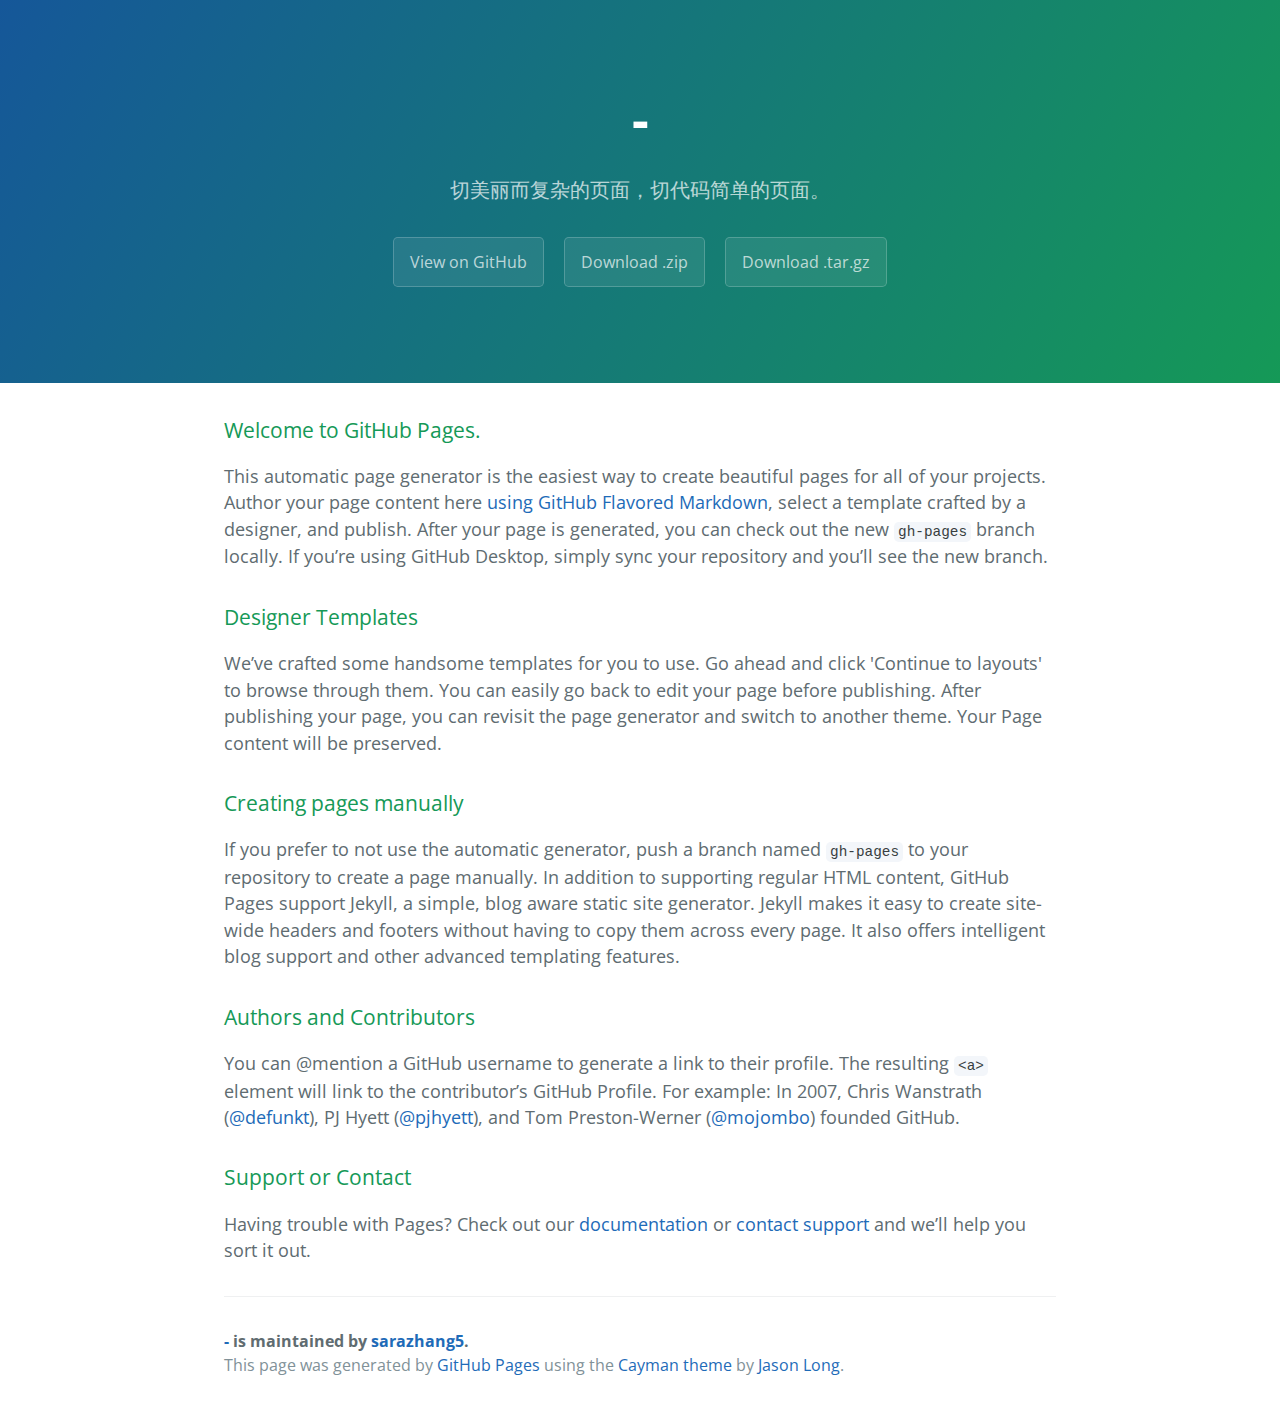
<file: index.html>
<!DOCTYPE html>
<html lang="en-us">
  <head>
    <meta charset="UTF-8">
    <title>- by sarazhang5</title>
    <meta name="viewport" content="width=device-width, initial-scale=1">
    <link rel="stylesheet" type="text/css" href="stylesheets/normalize.css" media="screen">
    <link href='https://fonts.googleapis.com/css?family=Open+Sans:400,700' rel='stylesheet' type='text/css'>
    <link rel="stylesheet" type="text/css" href="stylesheets/stylesheet.css" media="screen">
    <link rel="stylesheet" type="text/css" href="stylesheets/github-light.css" media="screen">
  </head>
  <body>
    <section class="page-header">
      <h1 class="project-name">-</h1>
      <h2 class="project-tagline">切美丽而复杂的页面，切代码简单的页面。</h2>
      <a href="https://github.com/sarazhang5/-" class="btn">View on GitHub</a>
      <a href="https://github.com/sarazhang5/-/zipball/master" class="btn">Download .zip</a>
      <a href="https://github.com/sarazhang5/-/tarball/master" class="btn">Download .tar.gz</a>
    </section>

    <section class="main-content">
      <h3>
<a id="welcome-to-github-pages" class="anchor" href="#welcome-to-github-pages" aria-hidden="true"><span aria-hidden="true" class="octicon octicon-link"></span></a>Welcome to GitHub Pages.</h3>

<p>This automatic page generator is the easiest way to create beautiful pages for all of your projects. Author your page content here <a href="https://guides.github.com/features/mastering-markdown/">using GitHub Flavored Markdown</a>, select a template crafted by a designer, and publish. After your page is generated, you can check out the new <code>gh-pages</code> branch locally. If you’re using GitHub Desktop, simply sync your repository and you’ll see the new branch.</p>

<h3>
<a id="designer-templates" class="anchor" href="#designer-templates" aria-hidden="true"><span aria-hidden="true" class="octicon octicon-link"></span></a>Designer Templates</h3>

<p>We’ve crafted some handsome templates for you to use. Go ahead and click 'Continue to layouts' to browse through them. You can easily go back to edit your page before publishing. After publishing your page, you can revisit the page generator and switch to another theme. Your Page content will be preserved.</p>

<h3>
<a id="creating-pages-manually" class="anchor" href="#creating-pages-manually" aria-hidden="true"><span aria-hidden="true" class="octicon octicon-link"></span></a>Creating pages manually</h3>

<p>If you prefer to not use the automatic generator, push a branch named <code>gh-pages</code> to your repository to create a page manually. In addition to supporting regular HTML content, GitHub Pages support Jekyll, a simple, blog aware static site generator. Jekyll makes it easy to create site-wide headers and footers without having to copy them across every page. It also offers intelligent blog support and other advanced templating features.</p>

<h3>
<a id="authors-and-contributors" class="anchor" href="#authors-and-contributors" aria-hidden="true"><span aria-hidden="true" class="octicon octicon-link"></span></a>Authors and Contributors</h3>

<p>You can @mention a GitHub username to generate a link to their profile. The resulting <code>&lt;a&gt;</code> element will link to the contributor’s GitHub Profile. For example: In 2007, Chris Wanstrath (<a href="https://github.com/defunkt" class="user-mention">@defunkt</a>), PJ Hyett (<a href="https://github.com/pjhyett" class="user-mention">@pjhyett</a>), and Tom Preston-Werner (<a href="https://github.com/mojombo" class="user-mention">@mojombo</a>) founded GitHub.</p>

<h3>
<a id="support-or-contact" class="anchor" href="#support-or-contact" aria-hidden="true"><span aria-hidden="true" class="octicon octicon-link"></span></a>Support or Contact</h3>

<p>Having trouble with Pages? Check out our <a href="https://help.github.com/pages">documentation</a> or <a href="https://github.com/contact">contact support</a> and we’ll help you sort it out.</p>

      <footer class="site-footer">
        <span class="site-footer-owner"><a href="https://github.com/sarazhang5/-">-</a> is maintained by <a href="https://github.com/sarazhang5">sarazhang5</a>.</span>

        <span class="site-footer-credits">This page was generated by <a href="https://pages.github.com">GitHub Pages</a> using the <a href="https://github.com/jasonlong/cayman-theme">Cayman theme</a> by <a href="https://twitter.com/jasonlong">Jason Long</a>.</span>
      </footer>

    </section>

  
  </body>
</html>
</file>
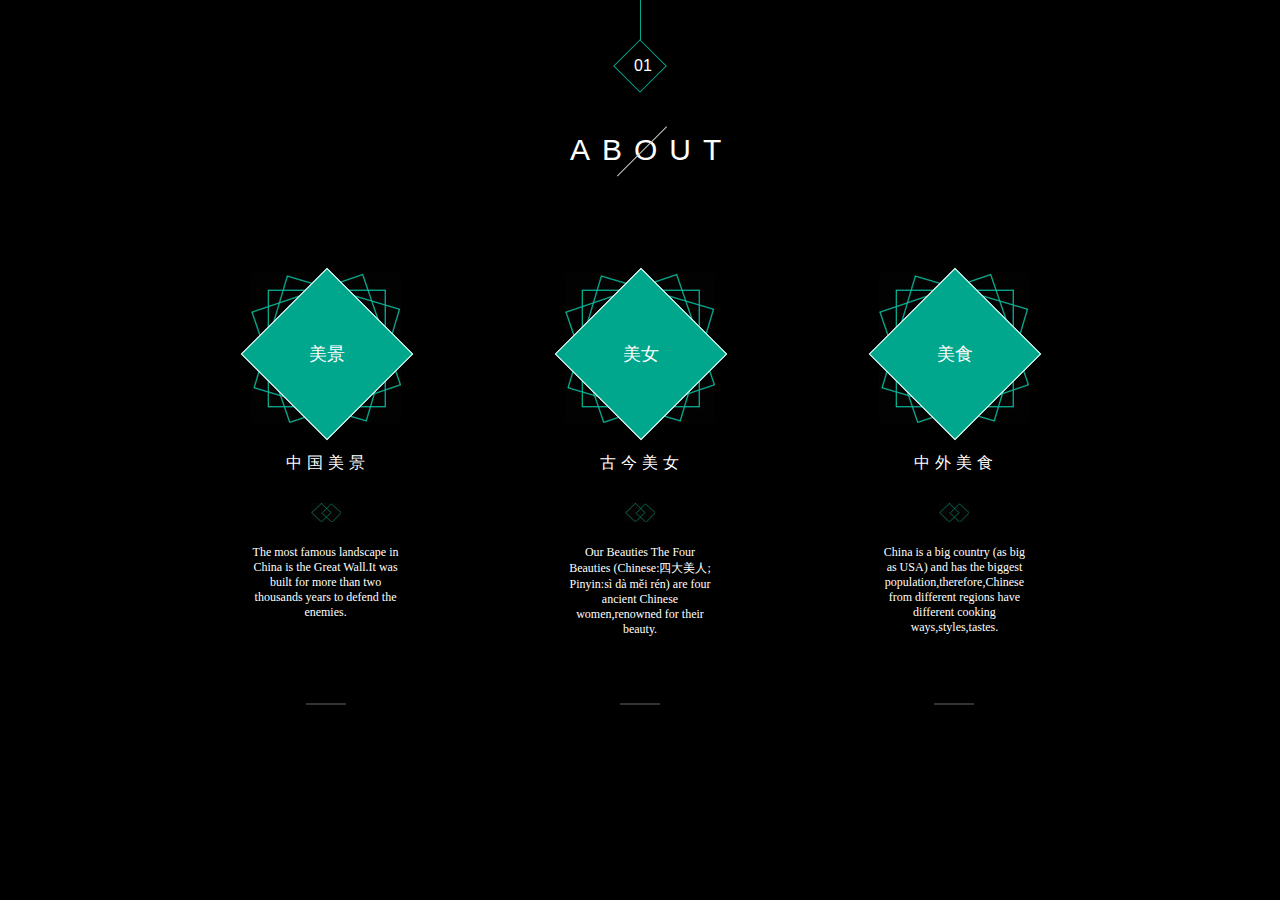
<file: heartphoto.html>
<!DOCTYPE html>
<html lang="en">
<head>
    <meta charset="UTF-8" />
    <title>世界在你眼中</title>
    <link rel="stylesheet" type="text/css" href="heartphoto.css" />
</head>
<body>
    <div id="header">
        <div class="numUp"></div>
        <div class="numRotate">
        <div class="num">01</div>
        </div>
        <div class="line">ABOUT
        <div class="about"></div>
        </div>
    </div>
    <div id="contain">
        <div class="imag">
        <div class="section view">
            <div class="nam">美景</div>
        </div>
        <div class="descrip">中国美景
        <img src="img/3.jpg" alt="" />
        </div>
        <p class="text">The most famous landscape in China is the Great Wall.It was built for more than two thousands years to defend the enemies.</p>
        <div class="rowline"></div>
        </div>
        <div class="imag">
        <div class="section girl">
            <div class="nam">美女</div>
        </div>
        <div class="descrip">古今美女
        <img src="img/3.jpg" alt="" />
        </div>
        <p class="text">Our Beauties The Four Beauties (Chinese:四大美人; Pinyin:sì dà měi rén) are four ancient Chinese women,renowned for their beauty.</p>
        <div class="rowline"></div>
        </div>
        <div class="imag">
        <div class="section food">
            <div class="nam">美食</div>
        </div>
        <div class="descrip">中外美食
        <img src="img/3.jpg" alt="" />
        </div>
        <p class="text">China is a big country (as big as USA) and has the biggest population,therefore,Chinese from different regions have different cooking ways,styles,tastes.</p>
        <div class="rowline"></div>
        </div>
    </div>
</body>
</html>
</file>
<file: stylesheets/stylesheet.css>
* {
  box-sizing: border-box; }

body {
  padding: 0;
  margin: 0;
  font-family: "Open Sans", "Helvetica Neue", Helvetica, Arial, sans-serif;
  font-size: 16px;
  line-height: 1.5;
  color: #606c71; }

a {
  color: #1e6bb8;
  text-decoration: none; }
  a:hover {
    text-decoration: underline; }

.btn {
  display: inline-block;
  margin-bottom: 1rem;
  color: rgba(255, 255, 255, 0.7);
  background-color: rgba(255, 255, 255, 0.08);
  border-color: rgba(255, 255, 255, 0.2);
  border-style: solid;
  border-width: 1px;
  border-radius: 0.3rem;
  transition: color 0.2s, background-color 0.2s, border-color 0.2s; }
  .btn + .btn {
    margin-left: 1rem; }

.btn:hover {
  color: rgba(255, 255, 255, 0.8);
  text-decoration: none;
  background-color: rgba(255, 255, 255, 0.2);
  border-color: rgba(255, 255, 255, 0.3); }

@media screen and (min-width: 64em) {
  .btn {
    padding: 0.75rem 1rem; } }

@media screen and (min-width: 42em) and (max-width: 64em) {
  .btn {
    padding: 0.6rem 0.9rem;
    font-size: 0.9rem; } }

@media screen and (max-width: 42em) {
  .btn {
    display: block;
    width: 100%;
    padding: 0.75rem;
    font-size: 0.9rem; }
    .btn + .btn {
      margin-top: 1rem;
      margin-left: 0; } }

.page-header {
  color: #fff;
  text-align: center;
  background-color: #159957;
  background-image: linear-gradient(120deg, #155799, #159957); }

@media screen and (min-width: 64em) {
  .page-header {
    padding: 5rem 6rem; } }

@media screen and (min-width: 42em) and (max-width: 64em) {
  .page-header {
    padding: 3rem 4rem; } }

@media screen and (max-width: 42em) {
  .page-header {
    padding: 2rem 1rem; } }

.project-name {
  margin-top: 0;
  margin-bottom: 0.1rem; }

@media screen and (min-width: 64em) {
  .project-name {
    font-size: 3.25rem; } }

@media screen and (min-width: 42em) and (max-width: 64em) {
  .project-name {
    font-size: 2.25rem; } }

@media screen and (max-width: 42em) {
  .project-name {
    font-size: 1.75rem; } }

.project-tagline {
  margin-bottom: 2rem;
  font-weight: normal;
  opacity: 0.7; }

@media screen and (min-width: 64em) {
  .project-tagline {
    font-size: 1.25rem; } }

@media screen and (min-width: 42em) and (max-width: 64em) {
  .project-tagline {
    font-size: 1.15rem; } }

@media screen and (max-width: 42em) {
  .project-tagline {
    font-size: 1rem; } }

.main-content :first-child {
  margin-top: 0; }
.main-content img {
  max-width: 100%; }
.main-content h1, .main-content h2, .main-content h3, .main-content h4, .main-content h5, .main-content h6 {
  margin-top: 2rem;
  margin-bottom: 1rem;
  font-weight: normal;
  color: #159957; }
.main-content p {
  margin-bottom: 1em; }
.main-content code {
  padding: 2px 4px;
  font-family: Consolas, "Liberation Mono", Menlo, Courier, monospace;
  font-size: 0.9rem;
  color: #383e41;
  background-color: #f3f6fa;
  border-radius: 0.3rem; }
.main-content pre {
  padding: 0.8rem;
  margin-top: 0;
  margin-bottom: 1rem;
  font: 1rem Consolas, "Liberation Mono", Menlo, Courier, monospace;
  color: #567482;
  word-wrap: normal;
  background-color: #f3f6fa;
  border: solid 1px #dce6f0;
  border-radius: 0.3rem; }
  .main-content pre > code {
    padding: 0;
    margin: 0;
    font-size: 0.9rem;
    color: #567482;
    word-break: normal;
    white-space: pre;
    background: transparent;
    border: 0; }
.main-content .highlight {
  margin-bottom: 1rem; }
  .main-content .highlight pre {
    margin-bottom: 0;
    word-break: normal; }
.main-content .highlight pre, .main-content pre {
  padding: 0.8rem;
  overflow: auto;
  font-size: 0.9rem;
  line-height: 1.45;
  border-radius: 0.3rem; }
.main-content pre code, .main-content pre tt {
  display: inline;
  max-width: initial;
  padding: 0;
  margin: 0;
  overflow: initial;
  line-height: inherit;
  word-wrap: normal;
  background-color: transparent;
  border: 0; }
  .main-content pre code:before, .main-content pre code:after, .main-content pre tt:before, .main-content pre tt:after {
    content: normal; }
.main-content ul, .main-content ol {
  margin-top: 0; }
.main-content blockquote {
  padding: 0 1rem;
  margin-left: 0;
  color: #819198;
  border-left: 0.3rem solid #dce6f0; }
  .main-content blockquote > :first-child {
    margin-top: 0; }
  .main-content blockquote > :last-child {
    margin-bottom: 0; }
.main-content table {
  display: block;
  width: 100%;
  overflow: auto;
  word-break: normal;
  word-break: keep-all; }
  .main-content table th {
    font-weight: bold; }
  .main-content table th, .main-content table td {
    padding: 0.5rem 1rem;
    border: 1px solid #e9ebec; }
.main-content dl {
  padding: 0; }
  .main-content dl dt {
    padding: 0;
    margin-top: 1rem;
    font-size: 1rem;
    font-weight: bold; }
  .main-content dl dd {
    padding: 0;
    margin-bottom: 1rem; }
.main-content hr {
  height: 2px;
  padding: 0;
  margin: 1rem 0;
  background-color: #eff0f1;
  border: 0; }

@media screen and (min-width: 64em) {
  .main-content {
    max-width: 64rem;
    padding: 2rem 6rem;
    margin: 0 auto;
    font-size: 1.1rem; } }

@media screen and (min-width: 42em) and (max-width: 64em) {
  .main-content {
    padding: 2rem 4rem;
    font-size: 1.1rem; } }

@media screen and (max-width: 42em) {
  .main-content {
    padding: 2rem 1rem;
    font-size: 1rem; } }

.site-footer {
  padding-top: 2rem;
  margin-top: 2rem;
  border-top: solid 1px #eff0f1; }

.site-footer-owner {
  display: block;
  font-weight: bold; }

.site-footer-credits {
  color: #819198; }

@media screen and (min-width: 64em) {
  .site-footer {
    font-size: 1rem; } }

@media screen and (min-width: 42em) and (max-width: 64em) {
  .site-footer {
    font-size: 1rem; } }

@media screen and (max-width: 42em) {
  .site-footer {
    font-size: 0.9rem; } }
</file>
<file: stylesheets/github-light.css>
/*
The MIT License (MIT)

Copyright (c) 2016 GitHub, Inc.

Permission is hereby granted, free of charge, to any person obtaining a copy
of this software and associated documentation files (the "Software"), to deal
in the Software without restriction, including without limitation the rights
to use, copy, modify, merge, publish, distribute, sublicense, and/or sell
copies of the Software, and to permit persons to whom the Software is
furnished to do so, subject to the following conditions:

The above copyright notice and this permission notice shall be included in all
copies or substantial portions of the Software.

THE SOFTWARE IS PROVIDED "AS IS", WITHOUT WARRANTY OF ANY KIND, EXPRESS OR
IMPLIED, INCLUDING BUT NOT LIMITED TO THE WARRANTIES OF MERCHANTABILITY,
FITNESS FOR A PARTICULAR PURPOSE AND NONINFRINGEMENT. IN NO EVENT SHALL THE
AUTHORS OR COPYRIGHT HOLDERS BE LIABLE FOR ANY CLAIM, DAMAGES OR OTHER
LIABILITY, WHETHER IN AN ACTION OF CONTRACT, TORT OR OTHERWISE, ARISING FROM,
OUT OF OR IN CONNECTION WITH THE SOFTWARE OR THE USE OR OTHER DEALINGS IN THE
SOFTWARE.

*/

.pl-c /* comment */ {
  color: #969896;
}

.pl-c1 /* constant, variable.other.constant, support, meta.property-name, support.constant, support.variable, meta.module-reference, markup.raw, meta.diff.header */,
.pl-s .pl-v /* string variable */ {
  color: #0086b3;
}

.pl-e /* entity */,
.pl-en /* entity.name */ {
  color: #795da3;
}

.pl-smi /* variable.parameter.function, storage.modifier.package, storage.modifier.import, storage.type.java, variable.other */,
.pl-s .pl-s1 /* string source */ {
  color: #333;
}

.pl-ent /* entity.name.tag */ {
  color: #63a35c;
}

.pl-k /* keyword, storage, storage.type */ {
  color: #a71d5d;
}

.pl-s /* string */,
.pl-pds /* punctuation.definition.string, string.regexp.character-class */,
.pl-s .pl-pse .pl-s1 /* string punctuation.section.embedded source */,
.pl-sr /* string.regexp */,
.pl-sr .pl-cce /* string.regexp constant.character.escape */,
.pl-sr .pl-sre /* string.regexp source.ruby.embedded */,
.pl-sr .pl-sra /* string.regexp string.regexp.arbitrary-repitition */ {
  color: #183691;
}

.pl-v /* variable */ {
  color: #ed6a43;
}

.pl-id /* invalid.deprecated */ {
  color: #b52a1d;
}

.pl-ii /* invalid.illegal */ {
  color: #f8f8f8;
  background-color: #b52a1d;
}

.pl-sr .pl-cce /* string.regexp constant.character.escape */ {
  font-weight: bold;
  color: #63a35c;
}

.pl-ml /* markup.list */ {
  color: #693a17;
}

.pl-mh /* markup.heading */,
.pl-mh .pl-en /* markup.heading entity.name */,
.pl-ms /* meta.separator */ {
  font-weight: bold;
  color: #1d3e81;
}

.pl-mq /* markup.quote */ {
  color: #008080;
}

.pl-mi /* markup.italic */ {
  font-style: italic;
  color: #333;
}

.pl-mb /* markup.bold */ {
  font-weight: bold;
  color: #333;
}

.pl-md /* markup.deleted, meta.diff.header.from-file */ {
  color: #bd2c00;
  background-color: #ffecec;
}

.pl-mi1 /* markup.inserted, meta.diff.header.to-file */ {
  color: #55a532;
  background-color: #eaffea;
}

.pl-mdr /* meta.diff.range */ {
  font-weight: bold;
  color: #795da3;
}

.pl-mo /* meta.output */ {
  color: #1d3e81;
}
</file>
<file: heartphoto.css>
/* 
* @Author: Marte
* @Date:   2016-09-23 17:28:13
* @Last Modified by:   Marte
* @Last Modified time: 2016-09-24 18:31:19
*/
body{
    background-color:#000;
    font-family:Arial;
}
body,#header,.numUp,.numRotate,.num,div{
    margin:0;
    padding:0;
}
#header{
    width:100%;
    margin:0 auto;
    text-align:center;
}
#header .numUp{
    width:1px;
    height:40px;
    margin:0 auto;
    background-color:rgb(0,167,141);
}
#header .numRotate{
   border:1px solid rgb(0,167,141);
   -moz-transform:rotate(-45deg);
   -webkit-transform:rotate(-45deg);
    width:12px;
    height:12px;
    line-height:12px;
    padding:12px;
    margin:7.3px auto;
}
#header .numRotate .num {
    color:#ffffff;
    -moz-transform:rotate(45deg);
    -webkit-transform:rotate(45deg);
}
#header .line{
    color:#fff;
    width:100px;
    height:100px;
    margin:0 auto;
    left:-20px;
    font-weight:lighter;
    letter-spacing:12px;
    font-size:30px;
    position: relative;
    padding:40px;
}
#header .about{
    position:absolute;
    top:27px;
    left:110px;
    width:10px;
    height:70px;
    margin:0 auto;
    border-right:1px solid #ccc;
    -moz-transform:rotate(-135deg);
   -webkit-transform:rotate(-135deg);
}
#contain{
    width:100%;
    margin:0 auto;
    text-align:center;
    display:inline-block;
}
#contain .imag{
    display:inline-block;
    position: relative;
    width:150px;
    height:150px;
    margin:0 80px;
    background:url(img/22.jpg) no-repeat;  
}
#contain .view{
    position: absolute;
    left:-65px;
    top:20px;
    display:inline-block;
}
#contain .girl{
    position: absolute;
    left:-65px;
    top:20px;
}
#contain .food{
    position: absolute;
    left:-65px;
    top:20px;
}
#contain .section{
    display:inline-block;
    width:120px;
    height:120px;
    line-height:120px;
    background-color:rgb(0,167,141);
    margin:0 80px;
    border:1px solid #fff;
    -moz-transform:rotate(-45deg);
   -webkit-transform:rotate(-45deg);
}
#contain .section .nam{
    color:#fff;
    font-size:18px;
    -moz-transform:rotate(45deg);
   -webkit-transform:rotate(45deg);
}
#contain .descrip{
    color:#fff;
    position: absolute;
    top:180px;
    left:35px;
    letter-spacing:5px;
}
#contain .descrip img{
    display:block;
    position: absolute;
    left:25px;
    top:50px;
}
#contain .text{
    color:#fff;
    position: absolute;
    top:260px;
    font-size:12px;
    font-family:"微软雅黑";
}
#contain .rowline{
    width:40px;
    height:40px;
    position: absolute;
    border-top:2px solid #333;
    top:430px;
    left:55px;
}
</file>
